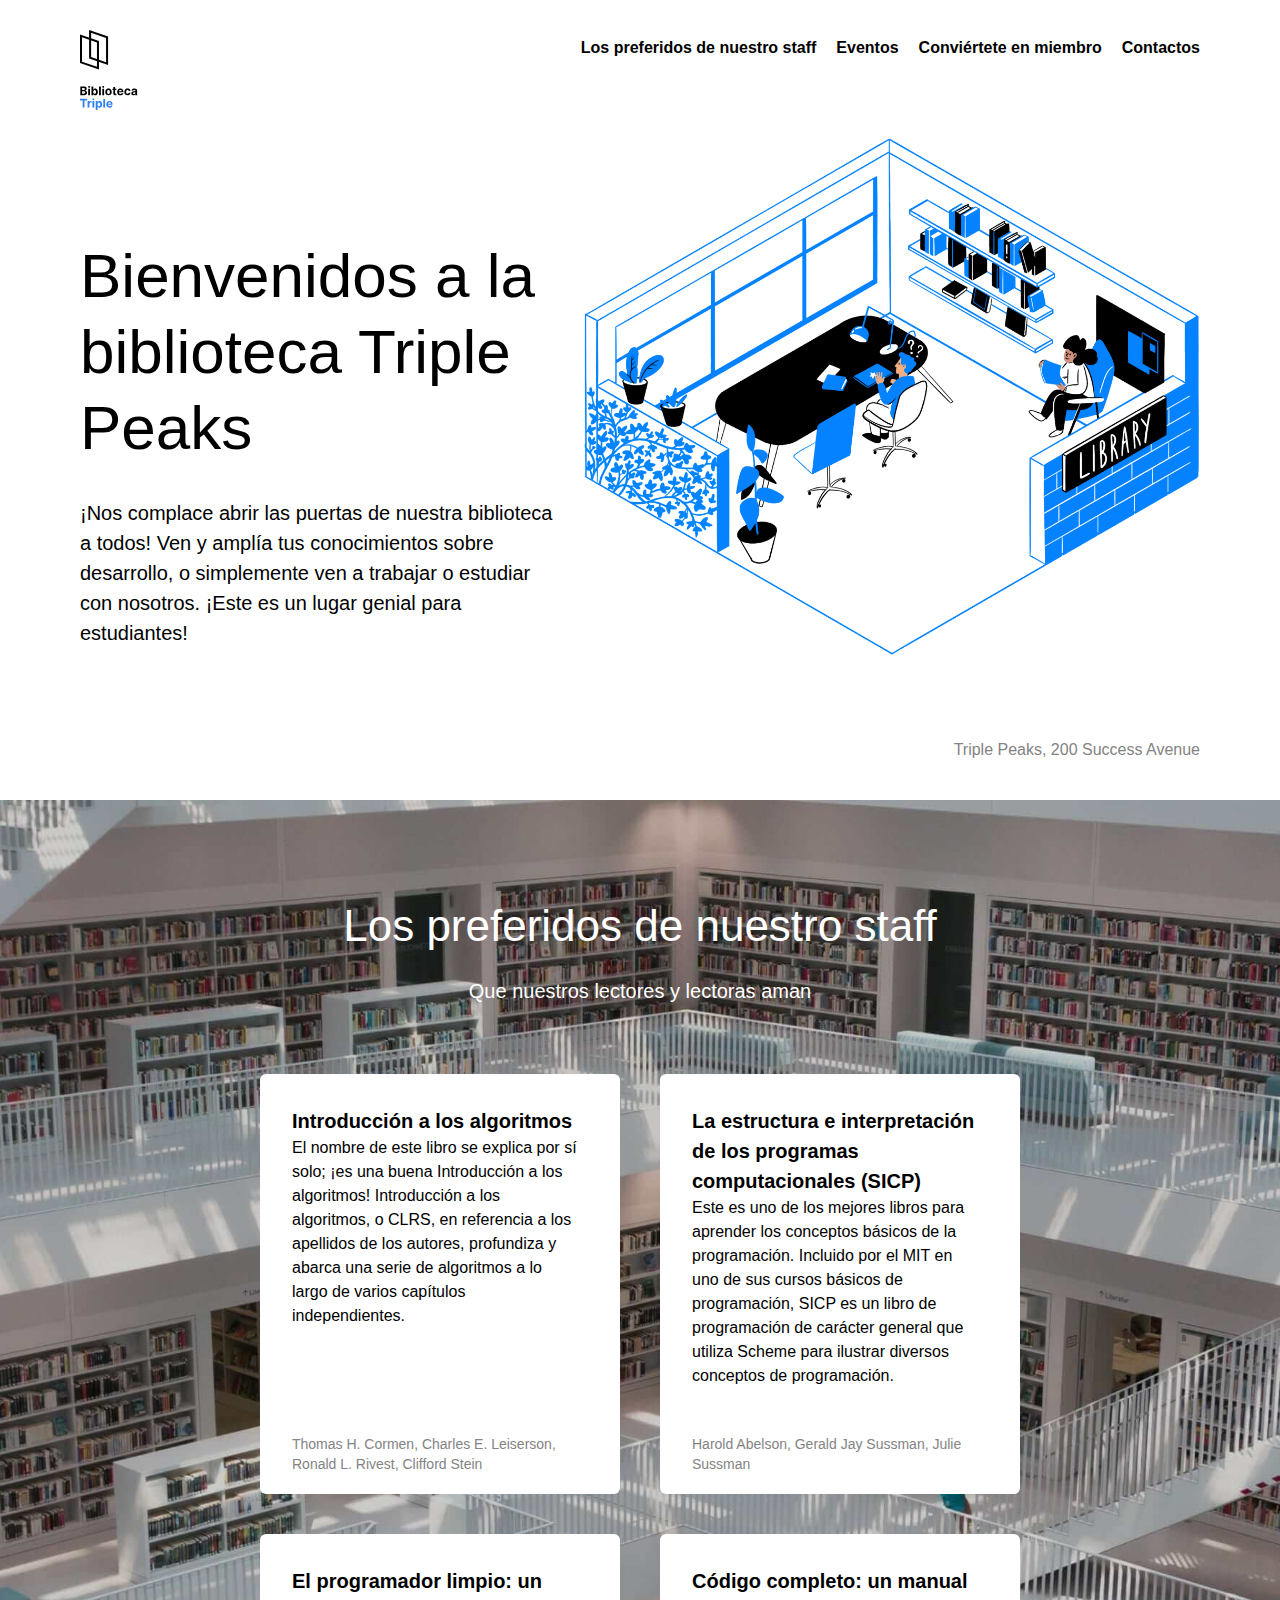
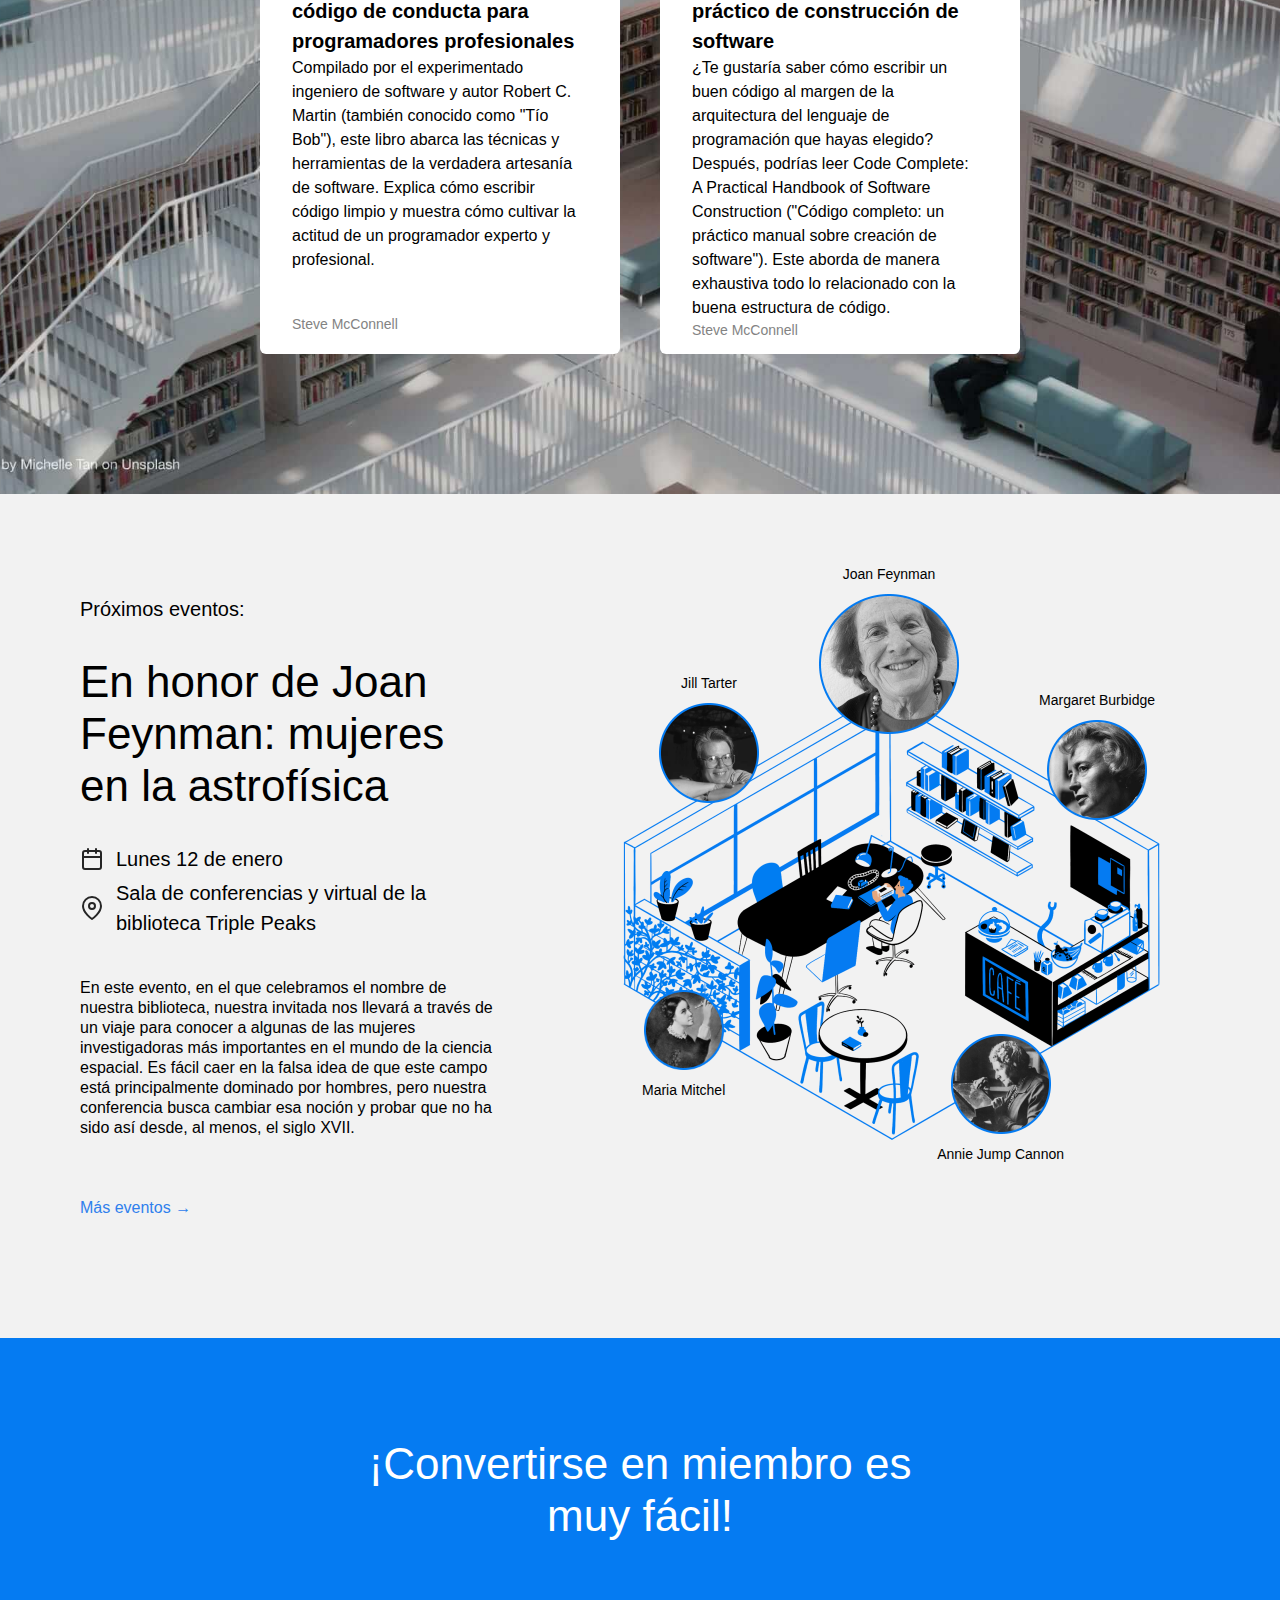
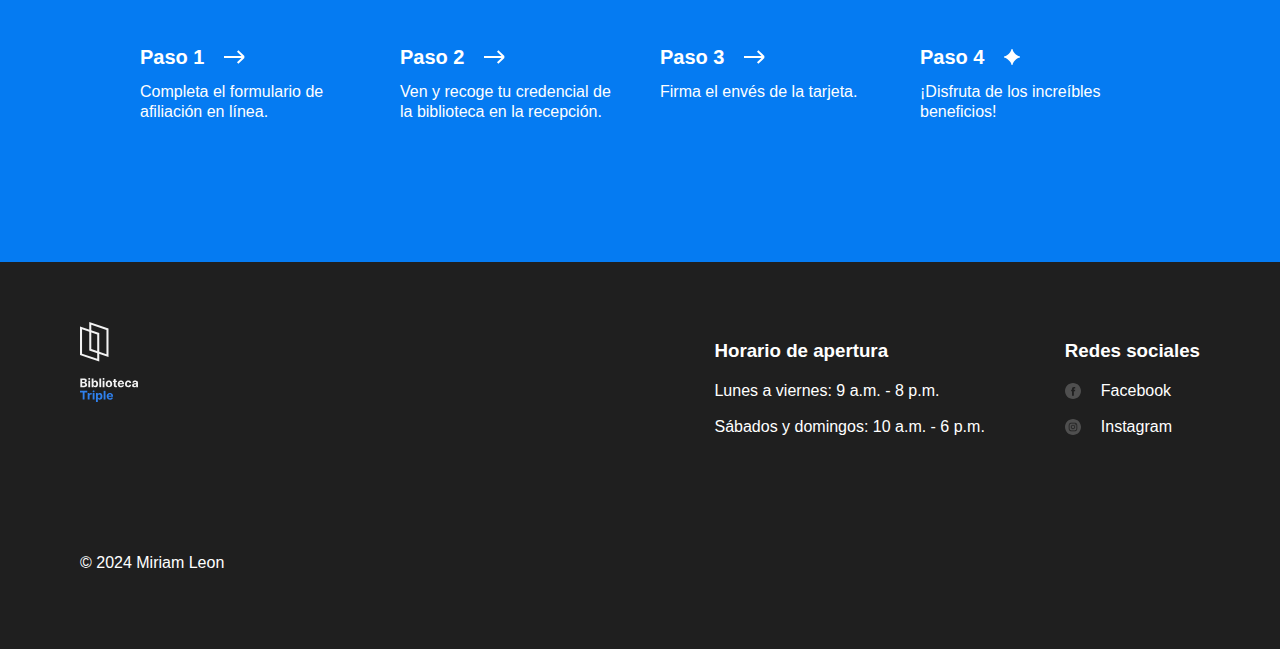
<file: index.html>
<!DOCTYPE html>
<html lang="es">
  <head>
    <meta charset="UTF-8" />
    <meta name="viewport" content="width=device-width, initial-scale=1.0" />
    <title>Biblioteca Triple Peaks</title>
    <link rel="shortcut icon" href="favicon.ico" />
    <link rel="stylesheet" href="./vendor/normalize.css" />
    <link rel="stylesheet" href="./styles/style.css" />
  </head>

  <body>
    <div class="page">
      <header class="header">
        <nav class="nav">
          <img
            src="./images/logo.svg"
            alt="Logotipo de la Biblioteca Triple Peaks"
            class="nav__logo"
          />
          <ul class="nav__links">
            <li>
              <a href="#staff" class="nav__link"
                >Los preferidos de nuestro staff</a
              >
            </li>
            <li>
              <a href="#events" class="nav__link"
              >Eventos</a>
            </li>
            <li>
              <a class="nav__link" href="#membership">Conviértete en miembro</a>
            </li>
            <li>
              <a class="nav__link" href="#footer">Contactos</a>
            </li>
          </ul>
        </nav>
        <div class="header__content">
          <div>
            <h1 class="header__title">
              Bienvenidos a la biblioteca Triple Peaks
            </h1>
            <p class="header__description">
              ¡Nos complace abrir las puertas de nuestra biblioteca a todos! Ven
              y amplía tus conocimientos sobre desarrollo, o simplemente ven a
              trabajar o estudiar con nosotros. ¡Este es un lugar genial para
              estudiantes!
            </p>
          </div>
          <img
            src="./images/inside_the_library.png"
            alt="Ilustración 'Dentro de la biblioteca'"
            class="header__image"
          />
        </div>
        <div class="header__footer">
          <p class="header__address">Triple Peaks, 200 Success Avenue</p>
        </div>
      </header>
      <main class="content">
        <section class="staff" id="staff">
          <h2 class="staff__title">Los preferidos de nuestro staff</h2>
          <p class="staff__subtitle">Que nuestros lectores y lectoras aman</p>
          <ul class="staff__cards">
            <li class="card">
              <div class="card__content">
                <h3 class="card__title">Introducción a los algoritmos</h3>
                <p class="card__text">
                  El nombre de este libro se explica por sí solo; ¡es una buena
                  Introducción a los algoritmos! Introducción a los algoritmos,
                  o CLRS, en referencia a los apellidos de los autores,
                  profundiza y abarca una serie de algoritmos a lo largo de
                  varios capítulos independientes.
                </p>
                <p class="card__footer">
                  Thomas H. Cormen, Charles E. Leiserson, Ronald L. Rivest,
                  Clifford Stein
                </p>
              </div>
            </li>

            <li class="card">
              <div class="card__content">
                <h3 class="card__title">
                  La estructura e interpretación de los programas
                  computacionales (SICP)
                </h3>
                <p class="card__text">
                  Este es uno de los mejores libros para aprender los conceptos
                  básicos de la programación. Incluido por el MIT en uno de sus
                  cursos básicos de programación, SICP es un libro de
                  programación de carácter general que utiliza Scheme para
                  ilustrar diversos conceptos de programación.
                </p>
                <p class="card__footer">
                  Harold Abelson, Gerald Jay Sussman, Julie Sussman
                </p>
              </div>
            </li>

            <li class="card">
              <div class="card__content">
                <h3 class="card__title">
                  El programador limpio: un código de conducta para
                  programadores profesionales
                </h3>
                <p class="card__text">
                  Compilado por el experimentado ingeniero de software y autor
                  Robert C. Martin (también conocido como "Tío Bob"), este libro
                  abarca las técnicas y herramientas de la verdadera artesanía
                  de software. Explica cómo escribir código limpio y muestra
                  cómo cultivar la actitud de un programador experto y
                  profesional.
                </p>
                <p class="card__footer">Steve McConnell</p>
              </div>
            </li>

            <li class="card">
              <div class="card__content">
                <h3 class="card__title">
                  Código completo: un manual práctico de construcción de
                  software
                </h3>
                <p class="card__text">
                  ¿Te gustaría saber cómo escribir un buen código al margen de
                  la arquitectura del lenguaje de programación que hayas
                  elegido? Después, podrías leer Code Complete: A Practical
                  Handbook of Software Construction ("Código completo: un
                  práctico manual sobre creación de software"). Este aborda de
                  manera exhaustiva todo lo relacionado con la buena estructura
                  de código.
                </p>
                <p class="card__footer">Steve McConnell</p>
              </div>
            </li>
          </ul>
        </section>
        <section id="events" class="events">
          <div class="events__content">
            <h2 class="events__heading">Próximos eventos:</h2>
            <h3 class="events__title">
              En honor de Joan Feynman: mujeres en la astrofísica
            </h3>
            <div class="event-info events__info-section">
              <div class="event-info__item">
                <img
                  src="./images/icon_calendar.svg"
                  alt="Calendar icon"
                  class="event-info__icon"
                />
                <p class="event-info__text">Lunes 12 de enero</p>
              </div>
              <div class="event-info__item">
                <img
                  src="./images/icon_pin.svg"
                  alt="Pin icon"
                  class="event-info__icon"
                />
                <p class="event-info__text">
                  Sala de conferencias y virtual de la biblioteca Triple Peaks
                </p>
              </div>
            </div>
            <p class="events__description">
              En este evento, en el que celebramos el nombre de nuestra biblioteca, nuestra
              invitada nos llevará a través de un viaje para conocer a algunas de las mujeres
              investigadoras más importantes en el mundo de la ciencia espacial. Es
              fácil caer en la falsa idea de que este campo está principalmente
              dominado por hombres, pero nuestra conferencia busca cambiar esa noción y
              probar que no ha sido así desde, al menos, el siglo
              XVII.
            </p>
            <a href="#" class="events__more">Más eventos &rarr;</a>
          </div>
          <div class="events__cover">
            <img
            src="./images/cafe.png"
            alt="cafe uno"
            class="events__image"
          />
          <div class="person person_name_feynman">
            <p class="person__caption">Joan Feynman</p>
            <img
              src="/images/person_feynman.png"
              alt="Ilustración Joan Feyman"
              class="person__image person__image_size_l"
            />
          </div>
          <div class="person person_name_burbidge">
            <p class="person__caption">Margaret Burbidge</p>
            <img
              src="/images/person_burbidge.png"
              alt="Ilustración Margaret Burbidge"
              class="person__image person__image_size_m"
            />
          </div>
          <div class="person person_name_cannon">

            <img
              src="/images/person_cannon.png"
              alt="Ilustración Annie Jump Cannon"
              class="person__image person__image_size_m"
            />
            <p class="person__caption">Annie Jump Cannon
            </p>
          </div>
          <div class="person person_name_tarter">
            <p class="person__caption">Jill Tarter</p>
            <img
              src="/images/person_tarter.png"
              alt="Ilustración Jill Tarter"
              class="person__image person__image_size_m"
            />
          </div>
          <div class="person person_name_mitchell">
            <img
              src="/images/person_mitchell.png"
              alt="Ilustración Jill Tarter"
              class="person__image person__image_size_s"
            />
            <p class="person__caption">Maria Mitchel</p>
          </div>
          </div>
        </section>
        <section id="membership" class="membership">
          <h2 class="membership__title">¡Convertirse en miembro es muy fácil!</h2>
          <ul class="membership__steps">
            <li class="step">
              <h3 class="step__title">
                Paso 1
                <img
                  src="./images/icon_step_forward.svg"
                  alt="icon forward"
                  class="step__icon"
                />
              </h3>
              <p class="step__description">
                Completa el formulario de afiliación en línea.
              </p>
            </li>
            <li class="step">
              <h3 class="step__title">
                Paso 2
                <img
                  src="./images/icon_step_forward.svg"
                  alt="icon forward"
                  class="step__icon"
                />
              </h3>
              <p class="step__description">
                Ven y recoge tu credencial de la biblioteca en la recepción.
              </p>
            </li>
            <li class="step">
              <h3 class="step__title">
                Paso 3
                <img
                  src="./images/icon_step_forward.svg"
                  alt="icon forward"
                  class="step__icon"
                />
              </h3>
              <p class="step__description">Firma el envés de la tarjeta.</p>
            </li>
            <li class="step">
              <h3 class="step__title">
                Paso 4
                <img
                  src="./images/icon_step_finish.svg"
                  alt="icon finish"
                  class="step__icon"
                />
              </h3>
              <p class="step__description">
                ¡Disfruta de los increíbles beneficios!
              </p>
            </li>
          </ul>
        </section>
      </main>
      <footer class="footer" id="footer">
        <div class="footer__columns">
          <div class="footer__column">
            <img
              src="./images/logo_white.svg"
              alt="logo"
              class="footer__logo"
            />
          </div>
          <div class="footer__column footer__column_content_hours">
            <h3 class="footer__column-heading">Horario de apertura</h3>
            <ul class="footer__list">
              <li class="footer__list-item">
                Lunes a viernes: 9 a.m. - 8 p.m.
              </li>
              <li class="footer__list-item">
                Sábados y domingos: 10 a.m. - 6 p.m.
              </li>
            </ul>
          </div>

          <div class="footer__column footer__column_content_social">
            <h3 class="footer__column-heading">Redes sociales</h3>
            <ul class="footer__list">
              <li class="footer__list-item">
                <a href="#" class="footer__column-link">
                  <img src="images/facebook_white.svg" alt="Facebook" class="footer__social-icon"> Facebook
                </a>
              </li>
              <li class="footer__list-item">
                <a href="#" class="footer__column-link">
                  <img src="images/instagram_white.svg" alt="Instagram" class="footer__social-icon"> Instagram
                </a>
              </li>
            </ul>
          </div>
        </div>
        <p class="footer__copyright">© 2024 Miriam Leon</p>
      </footer>
    </div>
  </body>
</html>
</file>
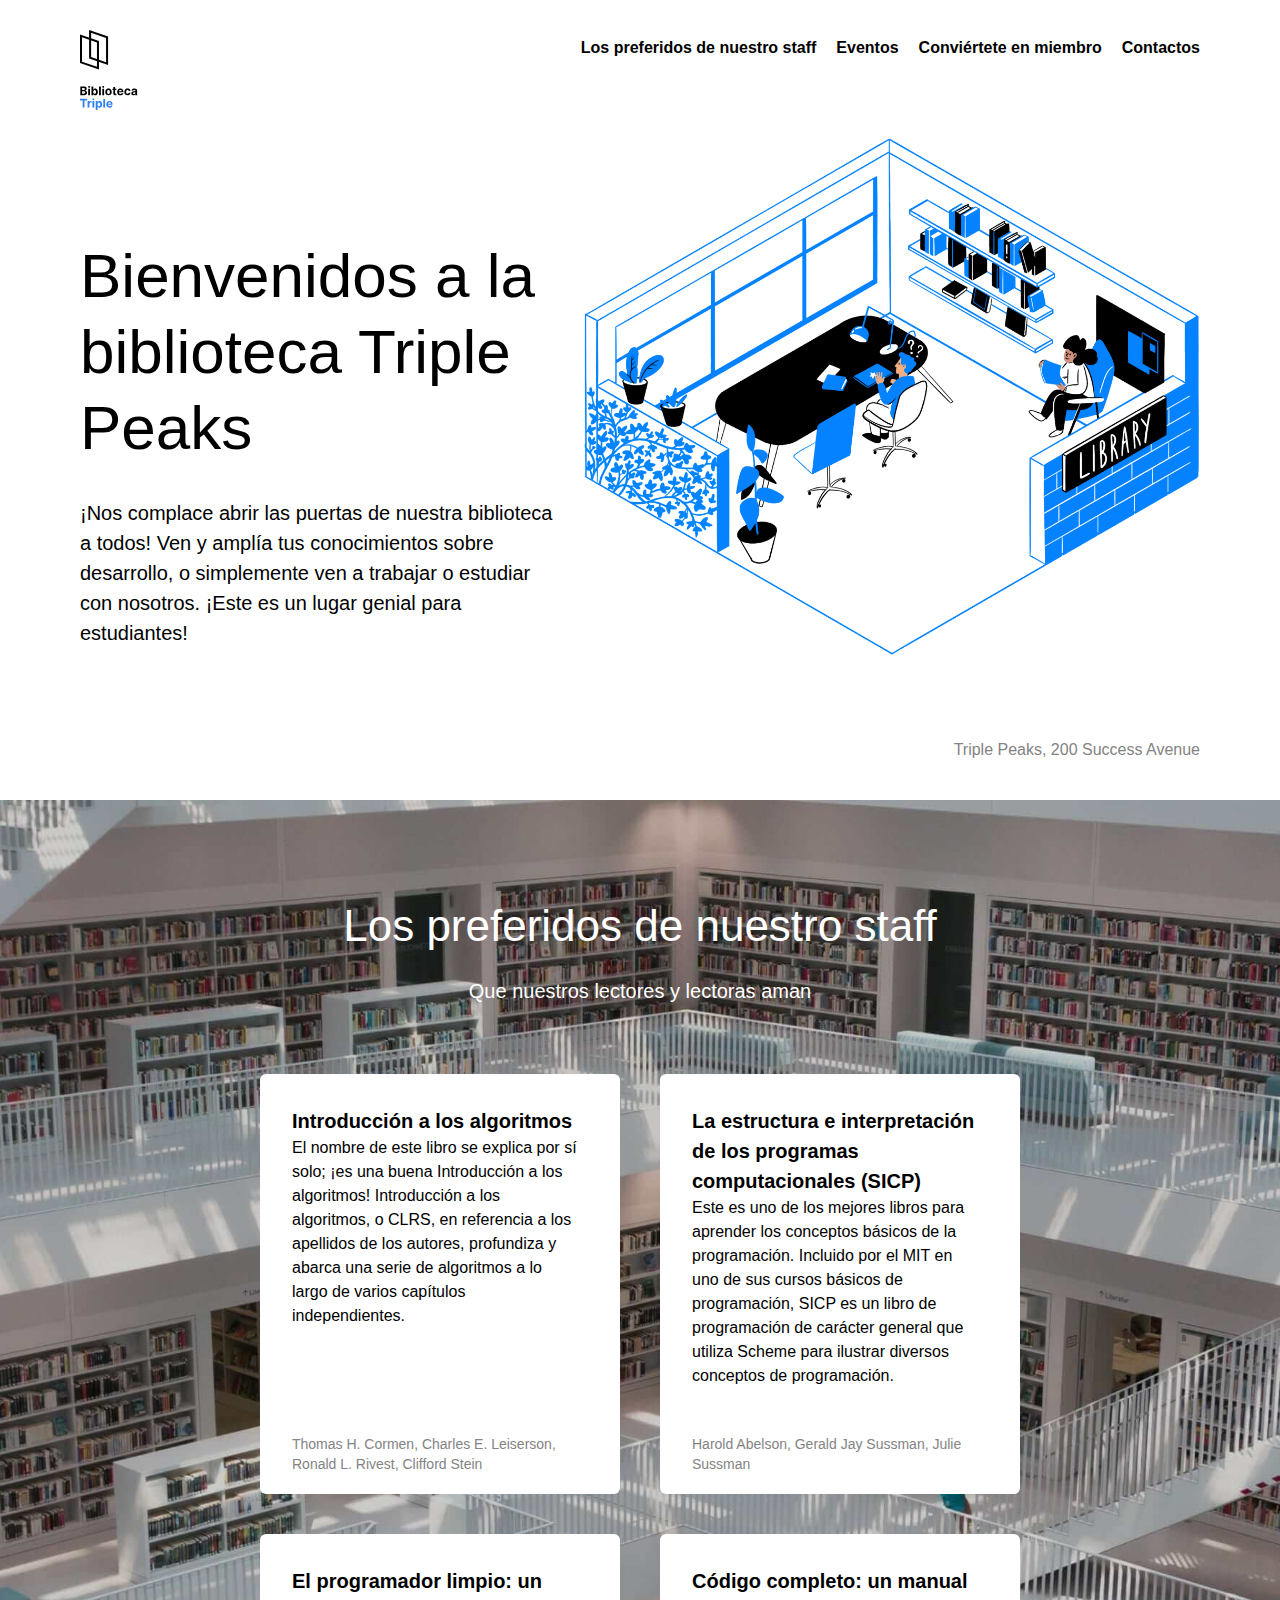
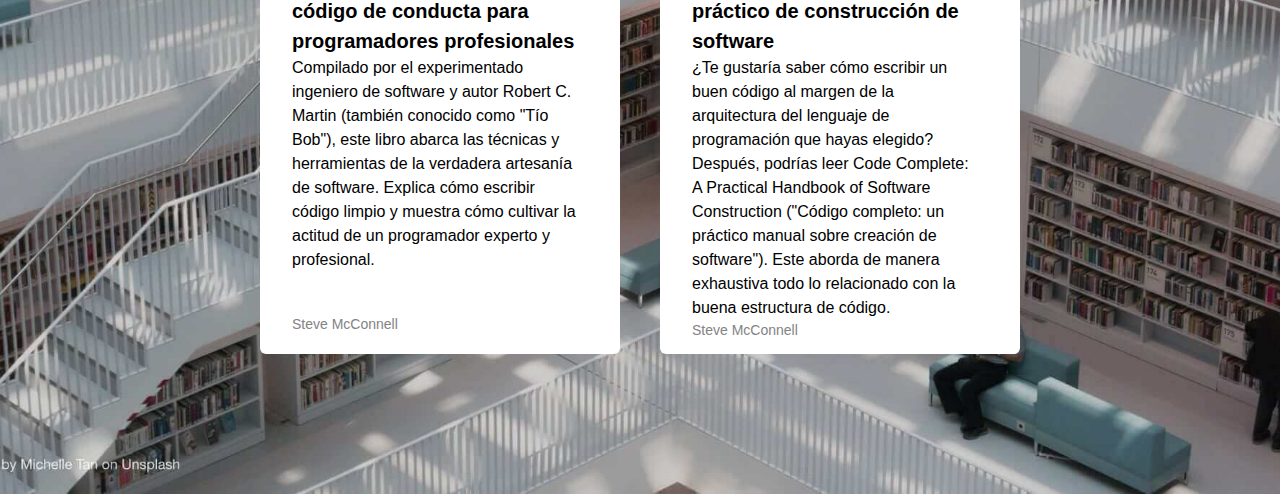
<file: web_project_2_starter-kit 13/index.html>
<!DOCTYPE html>
<html lang="es">
  <head>
    <meta charset="UTF-8" />
    <meta name="viewport" content="width=device-width, initial-scale=1.0" />
    <title>Biblioteca Triple Peaks</title>
    <link rel="shortcut icon" href="favicon.ico" />
    <link rel="stylesheet" href="./vendor/normalize.css" />
    <link rel="stylesheet" href="./styles/style.css" />
  </head>

  <body>
    <div class="page">
      <header class="header">
        <nav class="nav">
          <img
            src="./images/logo.svg"
            alt="Logotipo de la Biblioteca Triple Peaks"
            class="nav__logo"
          />
          <!-- Se supone que poner enlaces de navegación en una lista es la mejor práctica para escribir el código semántico, ya que permite a los lectores de pantalla hacer una pausa entre cada enlace en lugar de leer todos los enlaces como una oración. -->
          <ul class="nav__links">
            <li>
              <a class="nav__link" href="#staff"
                >Los preferidos de nuestro staff</a
              >
            </li>
            <li>
              <a class="nav__link" href="#">Eventos</a>
            </li>
            <li>
              <a class="nav__link" href="#">Conviértete en miembro</a>
            </li>
            <li>
              <a class="nav__link" href="#">Contactos</a>
            </li>
          </ul>
        </nav>
        <div class="header__content">
          <div>
            <h1 class="header__title">
              Bienvenidos a la biblioteca Triple Peaks
            </h1>
            <p class="header__description">
              ¡Nos complace abrir las puertas de nuestra biblioteca a todos! Ven
              y amplía tus conocimientos sobre desarrollo, o simplemente ven a
              trabajar o estudiar con nosotros. ¡Este es un lugar genial para
              estudiantes!
            </p>
          </div>
          <img
            src="./images/inside_the_library.png"
            alt="Ilustración 'Dentro de la biblioteca'"
            class="header__image"
          />
        </div>
        <div class="header__footer">
          <p class="header__address">Triple Peaks, 200 Success Avenue</p>
        </div>
      </header>
      <main class="content">
        <section class="staff" id="staff">
          <h2 class="staff__title">Los preferidos de nuestro staff</h2>
          <p class="staff__subtitle">Que nuestros lectores y lectoras aman</p>
          <ul class="staff__cards">
            <li class="card">
              <div class="card__content">
                <h3 class="card__title">Introducción a los algoritmos</h3>
                <p class="card__text">
                  El nombre de este libro se explica por sí solo; ¡es una buena
                  Introducción a los algoritmos! Introducción a los algoritmos,
                  o CLRS, en referencia a los apellidos de los autores,
                  profundiza y abarca una serie de algoritmos a lo largo de
                  varios capítulos independientes.
                </p>
                <p class="card__footer">
                  Thomas H. Cormen, Charles E. Leiserson, Ronald L. Rivest,
                  Clifford Stein
                </p>
              </div>
            </li>

            <li class="card">
              <div class="card__content">
                <h3 class="card__title">
                  La estructura e interpretación de los programas
                  computacionales (SICP)
                </h3>
                <p class="card__text">
                  Este es uno de los mejores libros para aprender los conceptos
                  básicos de la programación. Incluido por el MIT en uno de sus
                  cursos básicos de programación, SICP es un libro de
                  programación de carácter general que utiliza Scheme para
                  ilustrar diversos conceptos de programación.
                </p>
                <p class="card__footer">
                  Harold Abelson, Gerald Jay Sussman, Julie Sussman
                </p>
              </div>
            </li>

            <li class="card">
              <div class="card__content">
                <h3 class="card__title">
                  El programador limpio: un código de conducta para
                  programadores profesionales
                </h3>
                <p class="card__text">
                  Compilado por el experimentado ingeniero de software y autor
                  Robert C. Martin (también conocido como "Tío Bob"), este libro
                  abarca las técnicas y herramientas de la verdadera artesanía
                  de software. Explica cómo escribir código limpio y muestra
                  cómo cultivar la actitud de un programador experto y
                  profesional.
                </p>
                <p class="card__footer">Steve McConnell</p>
              </div>
            </li>

            <li class="card">
              <div class="card__content">
                <h3 class="card__title">
                  Código completo: un manual práctico de construcción de
                  software
                </h3>
                <p class="card__text">
                  ¿Te gustaría saber cómo escribir un buen código al margen de
                  la arquitectura del lenguaje de programación que hayas
                  elegido? Después, podrías leer Code Complete: A Practical
                  Handbook of Software Construction ("Código completo: un
                  práctico manual sobre creación de software"). Este aborda de
                  manera exhaustiva todo lo relacionado con la buena estructura
                  de código.
                </p>
                <p class="card__footer">Steve McConnell</p>
              </div>
            </li>
          </ul>
        </section>
      </main>
    </div>
  </body>
</html>
</file>
<file: styles/style.css>
.page {
  min-width: 1100px;
  max-width: 1600px;
  margin: 0 auto;
  font-family: Arial, sans-serif;
  font-size: 16px;
  line-height: 20px;
}

.header {
  display: flex;
  flex-direction: column;
  height: 100vh;
  min-height: 720px;
  max-height: 800px;
  padding: 30px 80px 40px;
  position: relative;
  box-sizing: border-box;
}

.nav {
  display: flex;
  justify-content: space-between;
}

.nav__logo {
  width: 58px;
  height: 80px;
}

.nav__links {
  display: flex;
  column-gap: 20px;
  list-style-type: none;
  margin: 8px 0 0;
  padding: 0;
}

.nav__link {
  color: #000000;
  text-decoration: none;
  font-weight: bold;
}

.header__content {
  display: flex;
  justify-content: space-between;
}

.header__title {
  font-size: 62px;
  line-height: 76px;
  font-weight: 500;
  max-width: 635px;
  margin: 128px 0 0;
}

.header__description {
  font-size: 20px;
  line-height: 30px;
  max-width: 515px;
  margin: 32px 0 0;
}

.header__image {
  max-width: 636px;
  object-fit: cover;
}

.header__footer {
  margin-top: auto;
  width: 100%;
  display: flex;
  align-items: center;
  justify-content: flex-end;
  box-sizing: border-box;
}

.header__link {
  color: #2f80ed;
  text-decoration: none;
}

.header__address {
  margin: 0;
  color: #838383;
}
.staff {
  box-sizing: border-box;
  padding: 100px 100px 140px 100px;
  margin: 0 auto;
  background-image: url("../images/staff_picks_background.jpg");
  background-repeat: no-repeat;
  background-size: cover;
  background-position: center;
  display: flex;
  flex-direction: column;
  align-items: center;
}

.staff__title {
  font-size: 44px;
  line-height: 52px;
  font-weight: 400;
  color: #fff;
  margin: 0 0 24px;
}

.staff__subtitle {
  font-size: 20px;
  line-height: 30px;
  color: #fff;
  margin: 0;
}

.staff__cards {
  max-width: 760px;
  margin: 68px auto 0;
  padding: 0;
  list-style-type: none;
  display: flex;
  flex-wrap: wrap;
  justify-content: center;
  gap: 40px;
}

.card {
  width: 360px;
  height: 420px;
  background-color: #fff;
  border-radius: 6px;
  padding: 32px 40px 20px 32px;
  box-sizing: border-box;
}

.card__content {
  display: flex;
  flex-direction: column;
  height: 100%;
}

.card__title {
  font-size: 20px;
  line-height: 30px;
  font-weight: 700;
  margin: 0;
}

.card__text {
  display: flex;
  display: contents;
  font-size: 16px;
  line-height: 24px;
  margin: 20px 0 0;
}

.card__footer {
  font-size: 14px;
  line-height: 20px;
  margin: auto 0 0;
  color: #838383;
}
.events {
  padding: 100px 0 120px 80px;
  display: flex;
  align-items: start;
  justify-content: space-between;
  box-sizing: border-box;
  background-color: #f2f2f2;
}

.events__content {
  flex-basis: 580px;
}

.events__heading {
  font-size: 20px;
  font-weight: 500;
  line-height: 30px;
  margin: 0;
}

.events__title {
  font-size: 44px;
  font-weight: 500;
  line-height: 52px;
  margin: 32px 0 0;
}

.events__info-section {
  margin-top: 32px;
}

.event-info__item {
  display: flex;
  align-items: center;
  margin-bottom: 4px;
  font-weight: 500;
}

.event-info__icon {
  background-repeat: no-repeat;
  background-position: center;
  margin-right: 12px;
  width: 24px;
  height: 24px;
}

.event-info__text {
  font-size: 20px;
  font-weight: 500;
  line-height: 30px;
  margin: 0;
}

.events__description {
  margin: 40px 0 60px;
}

.events__more {
  color: #2f80ed;
  text-decoration: none;
}

.events__cover {
  flex-grow: 1;
  flex-shrink: 0;
  flex-basis: 780px;
  max-width: 780px;
  position: relative;
}

.events__image {
  max-width: 100%;
}

.person {
  position: absolute;
  display: flex;
  align-items: center;
  flex-direction: column;
  gap: 10px;
}

.person_name_feynman {
  top: -30px;
  left: 319px;
}

.person_name_burbidge {
  top: 96px;
  right: 125px;
}

.person_name_cannon {
  bottom: 18px;
  right: 216px;
}

.person_name_mitchell {
  bottom: 82px;
  left: 142px;

}

.person_name_tarter {
  top: 79px;
  left: 159px;
}

.person__image {
  max-width: 100%;
}

.person__image_size_l {
  width: 140px;
}

.person__image_size_m {
  width: 100px;
}

.person__image_size_s {
  width: 80px;
}

.person__caption {
  text-align: center;
  font-size: 14px;
  margin: 0;
}
.membership {
  padding: 100px 0 140px;
  background-color: #057bf2;
  color: #ffffff;
}

.membership__title {
  max-width: 574px;
  margin: 0 auto;
  text-align: center;
  font-size: 44px;
  font-weight: 500;
  line-height: 52px;
}

.membership__steps {
  list-style-type: none;
  padding: 0;
  margin: 100px 0 0;
  display: flex;
  justify-content: center;
  column-gap: 40px;
}

.step {
  flex-basis: 220px;
}

.step__title {
  margin: 0;
  font-size: 20px;
  line-height: 30px;
  font-weight: 700;
  display: flex;
  align-items: center;
}

.step__icon {
  margin-left: 20px;
}

.step__description {
  margin: 10px 0 0;
}

.footer {
  box-sizing: border-box;
  background-size: cover;
  background-color: #1f1f1f;
  color: #ffffff;
  padding: 60px 80px;
}

.footer__columns {
  display: flex;
  justify-content: space-between;
}

.footer__column_content_hours {
  margin-left: auto;
}

.footer__column_content_social {
  margin-left: 80px;
}

.footer__logo {
  width: 58px;
  height: 80px;
}

.footer__column-heading {
  margin-bottom: 20px;
}

.footer__list {
  list-style-type: none;
  padding: 0;
  margin: 0;
}

.footer__list-item {
  margin-bottom: 16px;
}

.footer__column-link {
  color: white;
  text-decoration: none;
  display: flex;
  align-items: center;
  column-gap: 10px;
}

.footer__social-icon {
  height: 16px;
  width: 16px;
  margin-right: 10px;
}

.footer__copyright {
  margin-top: 100px;
}
</file>
<file: web_project_2_starter-kit 13/styles/style.css>
.page {
  min-width: 1100px;
  max-width: 1600px;
  margin: 0 auto;
  font-family: Arial, sans-serif;
  font-size: 16px;
  line-height: 20px;
}

.header {
  display: flex;
  flex-direction: column;
  height: 100vh;
  min-height: 720px;
  max-height: 800px;
  padding: 30px 80px 40px;
  position: relative;
  box-sizing: border-box;
}

.nav {
  display: flex;
  justify-content: space-between;
}

.nav__logo {
  width: 58px;
  height: 80px;
}

.nav__links {
  display: flex;
  column-gap: 20px;
  list-style-type: none;
  margin: 8px 0 0;
  padding: 0;
}

.nav__link {
  color: #000000;
  text-decoration: none;
  font-weight: bold;
}

.header__content {
  display: flex;
  justify-content: space-between;
}

.header__title {
  font-size: 62px;
  line-height: 76px;
  font-weight: 500;
  max-width: 635px;
  margin: 128px 0 0;
}

.header__description {
  font-size: 20px;
  line-height: 30px;
  max-width: 515px;
  margin: 32px 0 0;
}

.header__image {
  max-width: 636px;
  object-fit: cover;
}

.header__footer {
  margin-top: auto;
  width: 100%;
  display: flex;
  align-items: center;
  justify-content: flex-end;
  box-sizing: border-box;
}

.header__link {
  color: #2f80ed;
  text-decoration: none;
}

.header__address {
  margin: 0;
  color: #838383;
}
.staff {
  box-sizing: border-box;
  padding: 100px 100px 140px 100px;
  margin: 0 auto;
  background-image: url("../images/staff_picks_background.jpg");
  background-repeat: no-repeat;
  background-size: cover;
  background-position: center;
  display: flex;
  flex-direction: column;
  align-items: center;
}

.staff__title {
  font-size: 44px;
  line-height: 52px;
  font-weight: 400;
  color: #fff;
  margin: 0 0 24px;
}

.staff__subtitle {
  font-size: 20px;
  line-height: 30px;
  color: #fff;
  margin: 0;
}

.staff__cards {
  max-width: 760px;
  margin: 68px auto 0;
  padding: 0;
  list-style-type: none;
  display: flex;
  flex-wrap: wrap;
  justify-content: center;
  gap: 40px;
}

.card {
  width: 360px;
  height: 420px;
  background-color: #fff;
  border-radius: 6px;
  padding: 32px 40px 20px 32px;
  box-sizing: border-box;
}

.card__content {
  display: flex;
  flex-direction: column;
  height: 100%;
}

.card__title {
  font-size: 20px;
  line-height: 30px;
  font-weight: 700;
  margin: 0;
}

.card__text {
  display: flex;
  display: contents;
  font-size: 16px;
  line-height: 24px;
  margin: 20px 0 0;
}

.card__footer {
  font-size: 14px;
  line-height: 20px;
  margin: auto 0 0;
  color: #838383;
}
</file>
